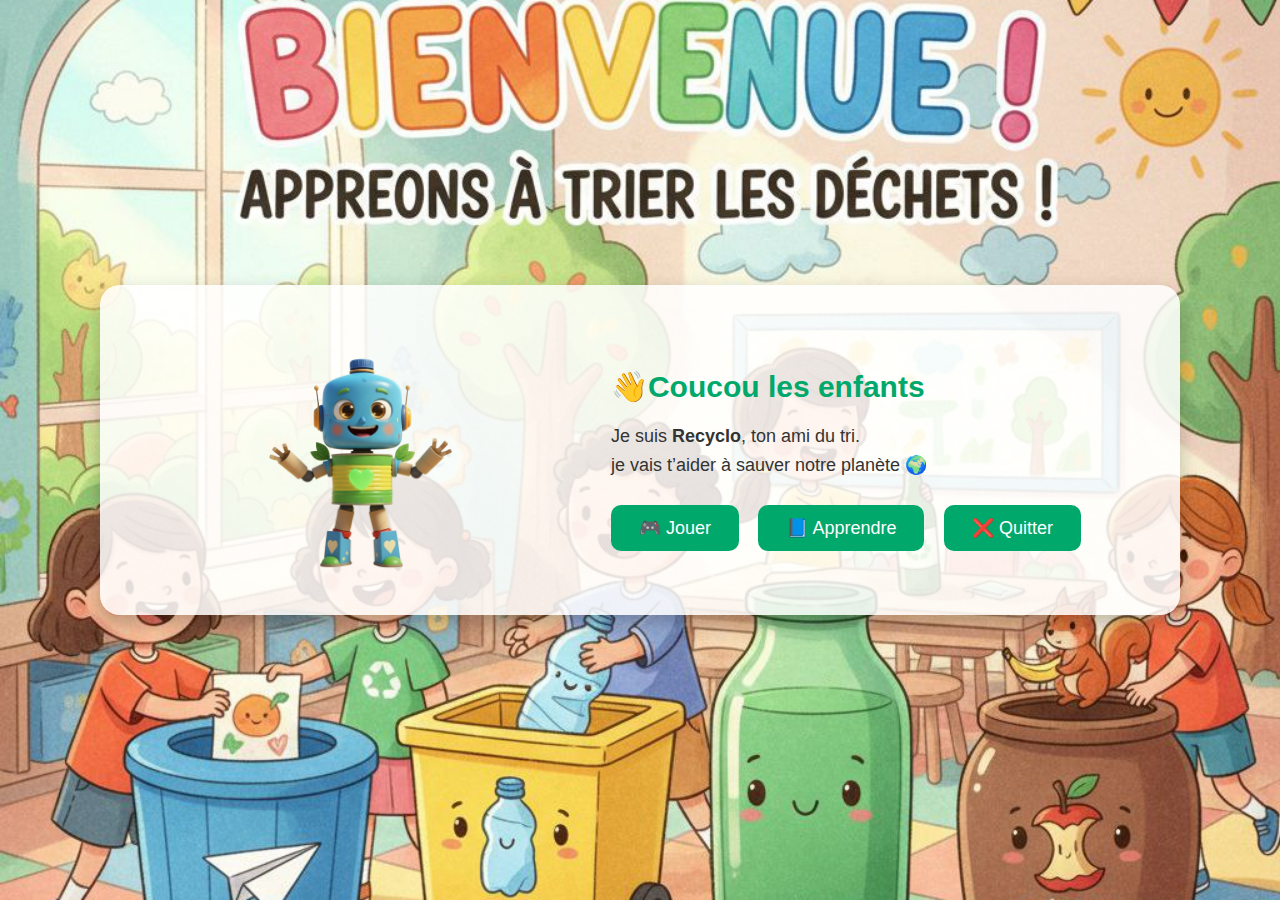
<file: index.html>
<!DOCTYPE html>
<html lang="fr">
<head>
  <meta charset="UTF-8" />
  <meta name="viewport" content="width=device-width, initial-scale=1.0" />
  <title>Accueil - Recyclo</title>
  <link rel="stylesheet" href="style.css" />
</head>

<body>
  <div class="container">
    <div class="left">
      <img src="images/image1.png" alt="Recyclo le guide" class="recyclo" />
    </div>

    <div class="right">
      <h1>👋Coucou les enfants</h1>
      <p>
        Je suis <strong>Recyclo</strong>, ton ami du tri.<br>
        je vais t’aider à sauver notre planète 🌍
      </p>

      <div class="buttons">
        <button id="btn-jouer">🎮 Jouer</button>
        <button id="btn-apprendre">📘 Apprendre</button>
        <button id="btn-quitter">❌ Quitter</button>
      </div>
    </div>
  </div>

  <!-- Pop-up Quitter -->
<div id="quitModal" class="modal">
  <div class="modal-content">

    <!-- ÉTAPE 1 : Confirmation -->
    <div id="confirmBox">
      <h2>Voulez-vous vraiment quitter ? </h2>
      <button id="btn-oui" class="verb">Quitter</button>
      <button id="btn-non" class="verb cancel">Annuler</button>
    </div>

    <!-- ÉTAPE 2 : Message de Recyclo -->
    <div id="goodbyeBox" style="display:none;">
      <img src="images/image4.png" class="modal-img" alt="Recyclo">
      <h2>À bientôt les amis 👋 </h2>
      <button id="btn-retour" class="verb">À bientôt</button>
    </div>

  </div>
</div>


  <script src="script.js"></script>
</body>
</html>
</file>
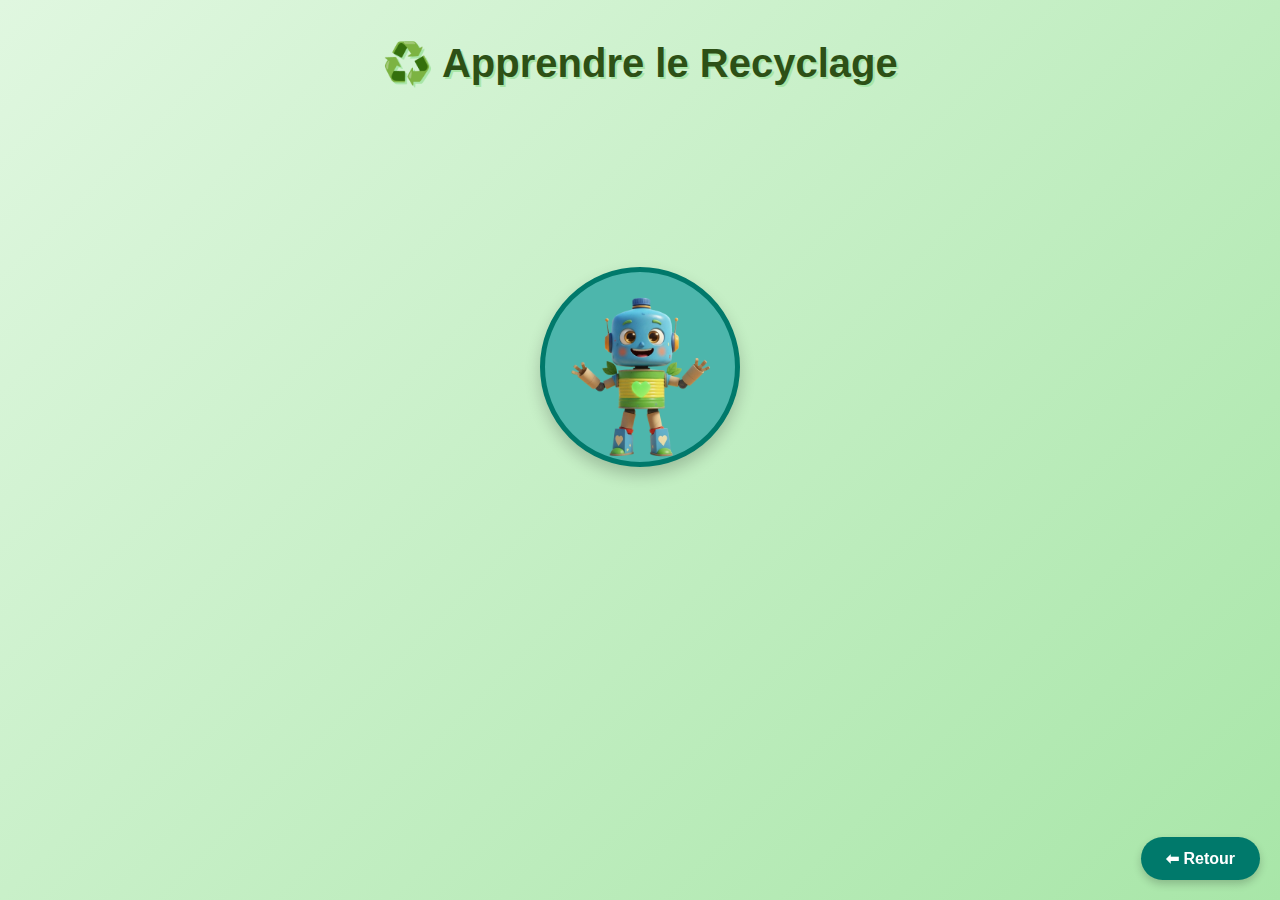
<file: apprendre.html>
<!DOCTYPE html>
<html lang="fr">
<head>
<meta charset="UTF-8">
<meta name="viewport" content="width=device-width, initial-scale=1.0">
<title>Apprendre le Recyclage</title>
<link rel="stylesheet" href="styleapp.css">
</head>
<body>

<div class="header"><h1>♻️ Apprendre le Recyclage</h1></div>

<div class="main-container">
    <div class="central-circle">
        <img src="images/image1.png" alt="Recyclo" class="recyclo-image">
    </div>

    <div class="theme-circle theme-1" data-theme="1">🔄 Recyclage</div>
    <div class="theme-circle theme-2" data-theme="2">🚮 Voyage déchets</div>
    <div class="theme-circle theme-3" data-theme="3">🗑️ Trier ses déchets</div>
    <div class="theme-circle theme-4" data-theme="4">💡 Importance</div>

    <!-- Contenus -->
    <div class="content-page" id="content-1">
        <h2>🔄 C'est quoi le recyclage ?</h2>
         <br>
        <p>♻️ Le recyclage, c'est comme donner une seconde vie à nos déchets Au lieu de les jeter, 
            on les transforme en nouveaux objets.</p>
         <br>
            <p>💡 Recycler une bouteille en plastique permet d'économiser l'énergie nécessaire
             pour faire fonctionner une ampoule pendant 3 heures.</p>
         <br>
             <p>🌱 Quand tu recycles, tu participes à protéger notre planète en réduisant
             la pollution et en préservant les ressources naturelles.</p>
        <button class="back-content">⬅ Retour</button>
    </div>

    <div class="content-page" id="content-2">
        <h2>🚮 Le voyage des déchets</h2>
        <p>Suivons ensemble le parcours d'une bouteille en plastique depuis ta maison jusqu'à sa nouvelle vie.</p>
         <br>
        <ol>
            <li>🏠 Tu bois ton jus de fruit et tu jettes la bouteille dans la bonne poubelle.</li>
            
            <li>🚛 Collecte : le camion poubelle ramasse les déchets triés.</li>
             
            <li>🏭 Centre de tri : les déchets sont séparés par type (plastique, verre, papier...).</li>
             
            <li>⚙️ Transformation : les matériaux sont nettoyés et transformés en nouvelles matières premières.</li>
             
            <li>👕 Nouvel objet : la bouteille devient peut-être un vêtement, un jouet ou une nouvelle bouteille.</li>
        </ol>
        <button class="back-content">⬅ Retour</button>
    </div>

   <div class="content-page" id="content-3">
    <h2>🗑️ Pour bien trier ses déchets</h2>
     <br>
    <ul>
      <li>
            <img src="poubelles/bleu.png" alt="Poubelle Bleue" class="poubelle-icon">
          Bleue : papiers, journaux, magazines...
        </li>
        <li>
            <img src="poubelles/jaune.png" alt="Poubelle Jaune" class="poubelle-icon">
        Jaune : emballages en plastique, carton, métal...
        </li>
        <li>
            <img src="poubelles/verte.png" alt="Poubelle Verte" class="poubelle-icon">
         Verte : bouteilles et pots en verre...
        </li>
        
        <li>
            <img src="poubelles/maron.png" alt="Poubelle Marron" class="poubelle-icon">
           Marron : déchets organiques et restes alimentaires...
        </li>
    </ul>
    <button class="back-content">⬅ Retour</button>
</div>


    <div class="content-page" id="content-4">
        <h2>💡 Pourquoi Recycler est Important</h2>
        <ul>
            <li>🌳 Protéger la nature:</li>
            <p>Recycler permet de préserver les forêts, les rivières et les animaux en réduisant la pollution.</p>
            <br>
            <li>⚡ Économiser l'énergie:</li>
            <p>Fabriquer un objet à partir de matériaux recyclés utilise moins d'énergie.</p>
             <br>
            <li>🔁 Réutiliser les ressources:</li>
            <p>On donne une nouvelle vie aux matériaux au lieu de puiser dans les ressources de la Terre.</p>
        </ul>
        <button class="back-content">⬅ Retour</button>
    </div>
</div>

<button class="back-apprendre" onclick="window.history.back()">⬅ Retour</button>

<script src="scriptapp.js"></script>
</body>
</html>
</file>
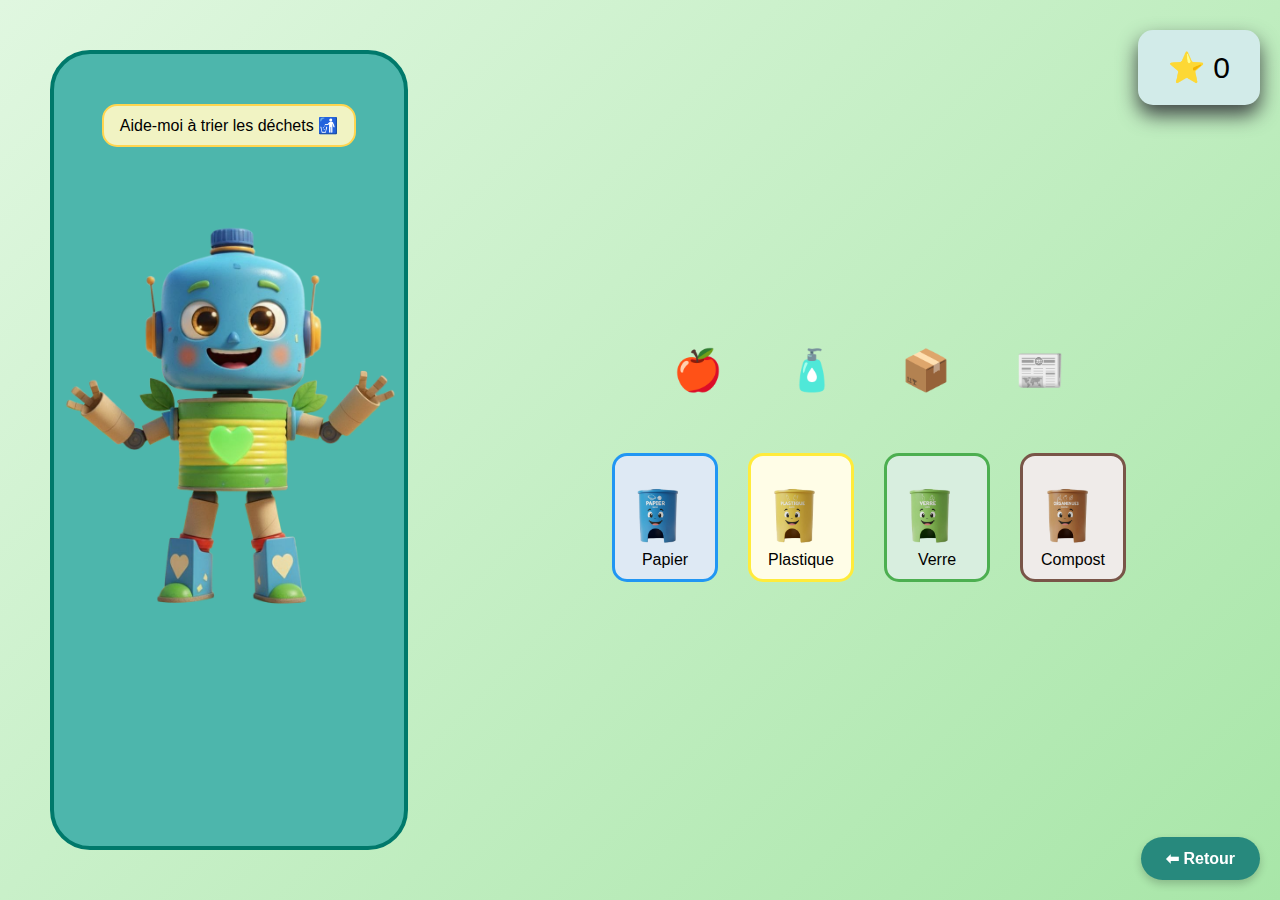
<file: jeu.html>
<!DOCTYPE html>
<html lang="fr">
<head>
  <meta charset="UTF-8">
  <meta name="viewport" content="width=device-width, initial-scale=1.0">
  <title>Jeu Recyclo</title>
  <link rel="stylesheet" href="stylejeu.css">
</head>
<body>

<div id="starsBar">⭐ 0</div>

<div id="popupWin" class="popup">
  🎉 Félicitations 🎉
  <p>Tous les déchets sont triés</p>
</div>

<div class="game-wrapper">
  
  <div class="left-panel">
    <img src="images/image1.png" alt="Recyclo" id="recyclo">
    <div id="recycloMessage">
      Aide-moi à trier les déchets 🚮
    </div>
  </div>

  <div class="game-area">
    <div class="dechets" id="dechetsContainer"></div>

    <div class="poubelles">
      <div class="bin" data-type="paper">
        <img src="poubelles/bleu.png"><div>Papier</div>
      </div>
      <div class="bin" data-type="plastic">
        <img src="poubelles/jaune.png"><div>Plastique</div>
      </div>
      <div class="bin" data-type="glass">
        <img src="poubelles/verte.png"><div>Verre</div>
      </div>
      <div class="bin" data-type="compost">
        <img src="poubelles/maron.png"><div>Compost</div>
      </div>
    </div>
  </div>

  <div class="middle-buttons" id="middleButtons" style="display:none;">
    <button class="btn btn-primary" id="newGameBtn">Nouvelle partie 🔄</button>
    <button class="btn btn-danger" id="quitBtn">Quitter ❌</button>
  </div>

</div>
<!-- Bouton retour vers la page d'accueil -->
<button class="back-game" onclick="window.location.href='index.html'">⬅ Retour</button>

<script src="scriptjeu.js"></script>
</body>
</html>
</file>
<file: style.css>
/* --- Style général --- */
body {
  margin: 0;
  height: 100vh;
  font-family: "Comic Sans MS", sans-serif;
  background: url("images/city.png") no-repeat center center/cover;
  display: flex;
  justify-content: center;
  align-items: center;
}

/* --- Conteneur principal --- */
.container {
  display: flex;
  align-items: center;
  justify-content: space-between;
  width: 90%;
  max-width: 1000px;
  background: rgba(255, 255, 255, 0.85);
  border-radius: 20px;
  box-shadow: 0 8px 20px rgba(0, 0, 0, 0.25);
  padding: 40px;
}

/* --- Partie gauche : Recyclo --- */
.left {
  flex: 1;
  display: flex;
  justify-content: center;
  align-items: center;
}

.recyclo {
  width: 250px;
  animation: floating 2.5s ease-in-out infinite;
}

/* Animation douce */
@keyframes floating {
  0%, 100% { transform: translateY(0); }
  50% { transform: translateY(-15px); }
}

/* --- Partie droite : Message + boutons --- */
.right {
  flex: 1.2;
  text-align: left;
  padding-left: 30px;
}

.right h1 {
  color: #00a86b;
  font-size: 30px;
  margin-bottom: 10px;
}

.right p {
  font-size: 18px;
  line-height: 1.6;
  color: #333;
}

/* --- Boutons --- */
.buttons {
  margin-top: 25px;
}

button {
  background-color: #00a86b;
  color: white;
  border: none;
  padding: 12px 28px;
  margin-right: 15px;
  border-radius: 10px;
  cursor: pointer;
  font-size: 18px;
  transition: transform 0.2s, background-color 0.2s;
}

button:hover {
  transform: scale(1.08);
  background-color: #008f5a;
}


/* Animation d'apparition */
.container, .recyclo, .right h1, .right p, .buttons button {
  animation: fadeIn 1.2s ease-in;
}

@keyframes fadeIn {
  from { opacity: 0; transform: translateY(10px); }
  to { opacity: 1; transform: translateY(0); }
}


/* --- POPUP Quitter --- */
.modal {
  display: none;
  position: fixed;
  top: 0;
  left: 0;
  width: 100%;
  height: 100%;
  backdrop-filter: blur(4px);
  background: rgba(0, 0, 0, 0.4);
  justify-content: center;
  align-items: center;
}

.modal-content {
  background: white;
  padding: 30px;
  border-radius: 20px;
  text-align: center;
  width: 500px;
  animation: fadeIn 0.5s ease;
}

.modal-img {
  width: 200px;
  margin-bottom: 15px;
}

#closeModal {
  background: #00a86b;
  color: white;
  padding: 15px 25px;
  border: none;
  border-radius: 10px;
  cursor: pointer;
  font-size: 18px;
}

#closeModal:hover {
  transform: scale(1.1);
}
/* Boutons verb */
.verb {
  background: #00a86b;
  color: white;
  padding: 12px 25px;
  margin: 10px;
  border: none;
  border-radius: 10px;
  cursor: pointer;
  font-size: 18px;
  transition: 0.2s;
}

.verb:hover {
  transform: scale(1.1);
  background: #008f5a;
}

/* Bouton Annuler */
.cancel {
  background: #d9534f;
}

.cancel:hover {
  background: #c9302c;
}
</file>
<file: styleapp.css>
* {
    margin: 0;
    padding: 0;
    box-sizing: border-box;
   font-family: "Comic Sans MS", sans-serif;
}

body {
    background: linear-gradient(135deg, #e0f7e0, #a8e6a8);
    display: flex;
    flex-direction: column;
    align-items: center;
    padding: 20px;
    min-height: 100vh;
}

.header {
    text-align: center;
    margin-bottom: 30px;
}

h1 {
    color: #2d5016;
    font-size: 2.5rem;
    text-shadow: 2px 2px 0px #a8e6a8;
    margin-top: 20px;
}

.main-container {
    position: relative;
    width: 100%;
    max-width: 900px;
    height: 500px;
    display: flex;
    justify-content: center;
    align-items: center;
}

.central-circle {
    width: 200px;
    height: 200px;
    border-radius: 50%;
    background-color: #4db6ac;
    display: flex;
    justify-content: center;
    align-items: center;
    box-shadow: 0 8px 16px rgba(0,0,0,0.2);
    z-index: 10;
    position: relative;
    border: 5px solid #00796b;
    overflow: hidden;
    animation: pulse 2s infinite alternate;
}

@keyframes pulse {
    from { transform: scale(1); }
    to { transform: scale(1.05); }
}

.recyclo-image {
    width: 100%;
    height: 100%;
    object-fit: cover;
}

.theme-circle {
    position: absolute;
    width: 120px;
    height: 120px;
    border-radius: 50%;
    display: flex;
    justify-content: center;
    align-items: center;
    text-align: center;
    font-weight: bold;
    color: white;
    cursor: pointer;
    box-shadow: 0 4px 8px rgba(0,0,0,0.2);
    transition: transform 0.3s, box-shadow 0.3s;
    z-index: 5;
    padding: 10px;
    font-size: 0.9rem;
    opacity: 0;
    transform: scale(0);
    animation: circleAppear 0.5s forwards;
}

@keyframes circleAppear {
    to { opacity: 1; transform: scale(1); }
}

.theme-circle:hover {
    transform: scale(1.1);
    box-shadow: 0 6px 12px rgba(0,0,0,0.3);
}

.theme-1 { background-color: #FF5722; top: 10%; left: 10%; animation-delay: 0.3s; }
.theme-2 { background-color: #2196F3; top: 10%; right: 10%; animation-delay: 0.5s; }
.theme-3 { background-color: #4CAF50; bottom: 10%; left: 10%; animation-delay: 0.7s; }
.theme-4 { background-color: #9C27B0; bottom: 10%; right: 10%; animation-delay: 0.9s; }

.content-page {
    position: absolute;
    top: 0;
    left: 0;
    width: 100%;
    height: 100%;
    background-color: white;
    border-radius: 20px;
    padding: 30px;
    box-shadow: 0 8px 25px rgba(0,0,0,0.2);
    display: none;
    flex-direction: column;
    z-index: 20;
    overflow-y: auto;
    animation: slideIn 0.5s ease-out;
}

@keyframes slideIn {
    from { opacity: 0; transform: translateY(20px); }
    to { opacity: 1; transform: translateY(0); }
}

.content-page h2 {
    margin-bottom: 20px;
    text-align: center;
    font-size: 2rem;
    color: #2d5016;
}

.content-page ul {
    list-style: none;
    padding-left: 0;
}

.content-page li {
    margin-bottom: 15px;
    line-height: 1.6;
    font-size: 1.1rem;
    display: flex;
    align-items: center;
}

.poubelle-icon {
    width: 40px;
    margin-right: 10px;
}

.back-apprendre {
    position: fixed;
    bottom: 20px;
    right: 20px;
    background-color: #00796b;
    color: white;
    border: none;
    padding: 12px 25px;
    border-radius: 50px;
    cursor: pointer;
    font-size: 1rem;
    font-weight: bold;
    box-shadow: 0 4px 8px rgba(0,0,0,0.2);
    transition: background-color 0.3s;
    z-index: 30;
}

.back-apprendre:hover {
    background-color: #004d40;
}

.back-content {
    position: absolute;
    bottom: 20px;
    right: 20px;
    background-color: #FF7043;
    color: white;
    border: none;
    padding: 10px 20px;
    border-radius: 50px;
    cursor: pointer;
    font-size: 0.95rem;
    font-weight: bold;
    box-shadow: 0 3px 6px rgba(0,0,0,0.2);
    transition: background-color 0.3s;
    z-index: 35;
}

.back-content:hover {
    background-color: #BF360C;
}
</file>
<file: stylejeu.css>
body { 
  margin: 0;
  font-family: "Comic Sans MS", sans-serif;
  background: linear-gradient(135deg, #e0f7e0, #a8e6a8);
}

.game-wrapper {
  display: flex;
  height: 100vh;
}

#starsBar {
  position: absolute;
  top: 30px;
  right: 20px;
  font-size: 30px;
  background: rgb(210, 235, 233);
  padding: 20px 30px;
  border-radius: 15px;
  box-shadow: 0 10px 20px rgb(63, 69, 69);
}

.popup {
  position: absolute;
  top: 50%;
  left: 50%;
  transform: translate(-50%, -50%);
  background: rgb(229, 236, 183);
  color: rgb(14, 13, 13);
  padding: 30px 20px;
  font-size: 22px;
  border-radius: 15px;
  display: none;
  text-align: center;
  z-index: 100;
  border: 3px solid #ffd54f
}

/* ----------------------------- */
/*   COLONNE GAUCHE MODIFIÉE     */
/* ----------------------------- */

.left-panel {
  width: 250px;
  background: #4db6ac;
  display: flex;
  flex-direction: column;
  align-items: center;
  padding: 50px;
  margin: 50px;
  border-radius: 40px;
  border: 4px solid #00796b;
  gap: 20px; /* Ajoute espace vertical */
}

/* MESSAGE EN HAUT */
#recycloMessage {
  width: 230px;
  text-align: center;
  background: #fff9c4eb;
  padding: 10px;
  border-radius: 15px;
  border: 2px solid #ffd54f;
  order: 1; /* Message en premier */
}

/* IMAGE EN DESSOUS */
#recyclo {
  width: 450px;
  animation: bounce 2s infinite;
  order: 2; /* Image en deuxième */
}

@keyframes bounce {
  0%, 100% { transform: translateY(0); }
  50% { transform: translateY(-10px); }
}

/* ----------------------------- */
/*         ZONE DE JEU           */
/* ----------------------------- */

.game-area {
  flex: 1;
  display: flex;
  flex-direction: column;
  align-items: center;
  justify-content: center;
}

.dechets {
  display: flex;
  gap: 10px;
  margin-bottom: 30px;
  flex-wrap: wrap;
  justify-content: center;
}

.dechet {
  width: 100px;
  height: 100px;
  border: 2px dashed #a2d8d300;
  border-radius: 15px;
  display: flex;
  align-items: center;
  justify-content: center;
  font-size: 40px;
  cursor: grab;
  background: rgba(255, 255, 255, 0);
  transition: all 0.3s;
}

.dechet:hover { transform: scale(1.1); }

.dechet.hide { opacity: 0.2; }

@keyframes correctDrop {
  0% { transform: scale(1); }
  50% { transform: scale(1.2); }
  100% { transform: scale(0); opacity: 0; }
}

.dechet.correct { animation: correctDrop 0.6s forwards; }

@keyframes wrongShake {
  0%, 100% { transform: translateX(0); }
  25% { transform: translateX(-10px); }
  75% { transform: translateX(10px); }
}

.dechet.wrong { animation: wrongShake 0.4s; }

.poubelles {
  display: flex;
  gap: 30px;
}

.bin {
  display: flex;
  flex-direction: column;
  align-items: center;
  padding: 10px;
  border-radius: 15px;
  transition: transform 0.3s;
}

.bin:hover { transform: scale(1.1); }

.bin img {
  width: 80px;
  margin-bottom: 5px;
}

.bin[data-type="paper"] { border: 3px solid #2196f3; background: #dee9f4; }
.bin[data-type="plastic"] { border: 3px solid #FFEB3B; background: #fffde7; }
.bin[data-type="glass"] { border: 3px solid #4CAF50; background: #d8eedf; }
.bin[data-type="compost"] { border: 3px solid #795548; background: #efebe9; }

.middle-buttons {
  position: absolute;
  bottom: 30%;
  left: 50%;
  transform: translateX(-50%);
  display: flex;
  gap: 25px;
}

.btn {
  padding: 15px 25px;
  border-radius: 15px;
  border: none;
  font-weight: bold;
  cursor: pointer;
  font-size: 14px;
  transition: transform 0.3s;
  border: 3px solid #f7d76d9a;
}

.btn-primary { background: #42b9a6e7; color: white; }
.btn-danger { background:#42b9a6e7; color: white; }

.btn:hover { transform: translateY(-3px); }

.back-game {
  position: fixed;
  bottom: 20px;
  right: 20px;
  background-color: #27897d;
  color: white;
  border: none;
  padding: 12px 25px;
  border-radius: 50px;
  cursor: pointer;
  font-size: 1rem;
  font-weight: bold;
  box-shadow: 0 4px 8px rgba(0,0,0,0.2);
  transition: background-color 0.3s;
  z-index: 50;
}

.back-game:hover {
  background-color: #004d40;
}
</file>
